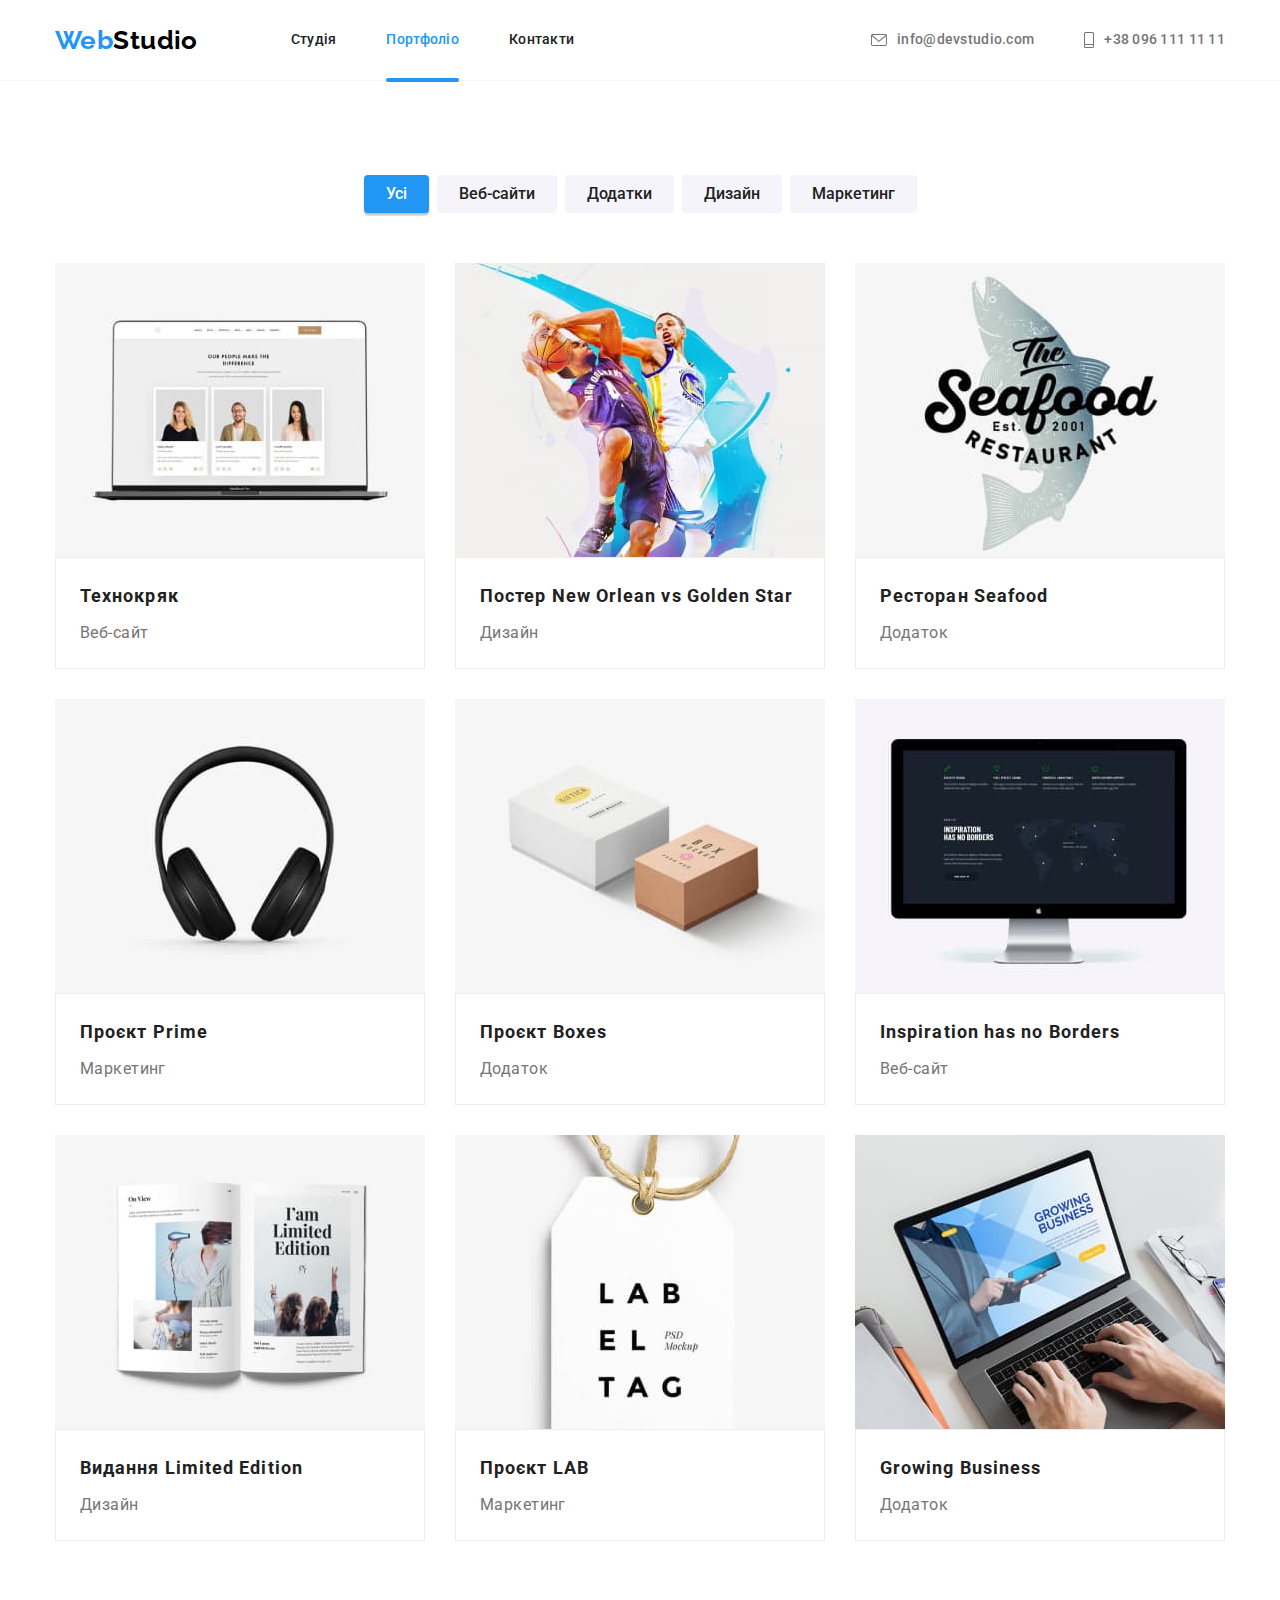
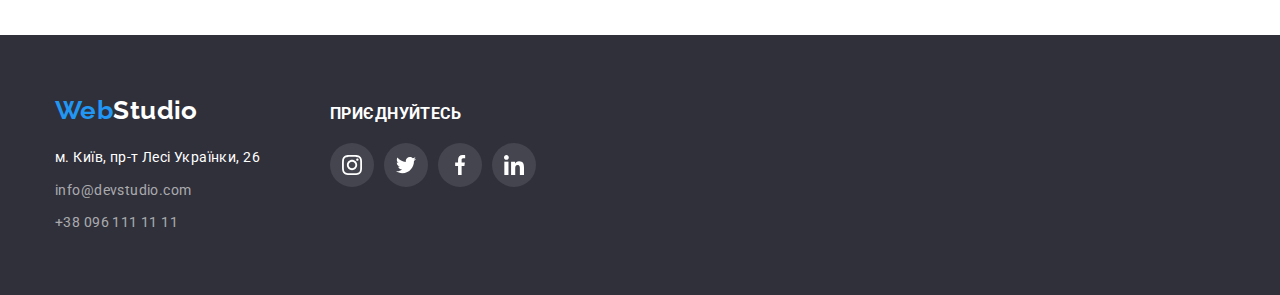
<file: portfolio.html>
<!DOCTYPE html>
<html lang="uk">
<head>
    <meta charset="UTF-8">
    <meta http-equiv="X-UA-Compatible" content="IE=edge">
    <meta name="viewport" content="width=device-width, initial-scale=1.0">  
    <title>Портфоліо</title>
    <link rel="preconnect" href="https://fonts.googleapis.com">
    <link rel="preconnect" href="https://fonts.gstatic.com" crossorigin>
    <link href="https://fonts.googleapis.com/css2?family=Raleway:wght@700&family=Roboto:wght@400;500;700&display=swap" rel="stylesheet">
    <link rel="stylesheet" href="https://cdnjs.cloudflare.com/ajax/libs/modern-normalize/1.0.0/modern-normalize.min.css">
    <link rel="stylesheet" href="./css/styles.css">
</head>
<body>
    <header class="header">
        <div class="container main-nav">
        <a 
            href="./index.html" 
            lang="en" 
            class="logo link">
        <span class="logo-color">Web</span>Studio
        </a>
        <nav class="site-navigation">
            <ul class="site-nav list">
                <li class="item">
                    <a  
                        class="link"
                        href="./index.html">
                        Студія
                    </a>
                </li>
                <li class="item">
                    <a 
                        class="link current"
                        href="">
                        Портфоліо
                    </a>
                </li>
                <li class="item">
                    <a 
                        class="link "
                        href="">
                        Контакти
                    </a>
                </li>
            </ul>
        </nav>
        <ul class="contacts-hdr list">
            <li class="item">
                <a 
                    class="link"
                    href="mailto:info@devstudio.com" 
                    target="_blank">
                    <svg class="icon-mail-svg">
                        <use href="./images/symbol-defs.svg#icon-mail-svg"></use>
                    </svg>
                    info@devstudio.com
                </a>
            </li>
            <li class="item">
                <a  
                    class="link "
                    href="tel:+380961111111">
                    <svg class="icon-tel-svg">
                        <use href="./images/symbol-defs.svg#icon-tel-svg"></use>
                    </svg>
                    +38 096 111 11 11
                </a>
            </li>
        </ul>
        </div>
    </header>
    <main>
        <section class="section">
            <div class="container">
            <h1 class="portfolio-title-none">Проєкти</h1>
            <ul class="portfolio-list list">
                <li class="btn-list"><button class="btn-p current-btn" type="button">Усі</button></li>
                <li class="btn-list"><button class="btn-p" type="button">Веб-сайти</button></li>
                <li class="btn-list"><button class="btn-p" type="button">Додатки</button></li>
                <li class="btn-list"><button class="btn-p" type="button">Дизайн</button></li>
                <li class="btn-list"><button class="btn-p" type="button">Маркетинг</button></li>
            </ul>
            <ul class="portfolio-projects list">
                <li class="projects">
                    <a class="project-link link" href="">
                        <img width="370" 
                            height="294"
                            src="./images/tehnokryak.jpg" 
                            alt="Зображення копьютера"
                            class="project-img">
                        <div class="desc">
                            <h2 class="project-title">Технокряк</h2>
                            <p class="project-text">Веб-сайт</p>
                        </div>
                    </a>
                </li>
                <li class="projects">
                    <a class="project-link link" href="">
                        <img width="370" 
                            height="294"
                            src="./images/poster.jpg" 
                            alt="Постер"
                            class="project-img">
                        <div class="desc">
                        <h2 class="project-title">Постер New Orlean vs Golden Star</h2>
                            <p class="project-text">Дизайн</p>
                        </div>
                    </a>
                </li>
                <li class="projects">
                    <a class="project-link link" href="">
                        <img width="370" 
                            height="294"
                            src="./images/restoran.jpg" 
                            alt="Ресторан"
                            class="project-img">
                        <div class="desc">
                            <h2 class="project-title">Ресторан Seafood</h2>
                            <p class="project-text">Додаток</p>
                        </div>
                    </a>
                </li>
                <li class="projects">
                    <a class="project-link link" href="">
                        <img width="370" 
                            height="294"
                            src="./images/project_prime.jpg" 
                            alt="Проєкт Прайм"
                            class="project-img">
                        <div class="desc">
                            <h2 class="project-title">Проєкт Prime</h2>
                            <p class="project-text">Маркетинг</p>
                        </div>
                    </a>
                </li>
                <li class="projects">
                    <a class="project-link link" href="">
                        <img width="370" 
                            height="294"
                            src="./images/project_boxes.jpg" 
                            alt="Проєкт"
                            class="project-img">
                        <div class="desc">
                            <h2 class="project-title">Проєкт Boxes</h2>
                            <p class="project-text">Додаток</p>
                        </div>
                    </a>
                </li>
                <li class="projects">
                    <a class="project-link link" href="">
                        <img width="370" 
                            height="294"
                            src="./images/inspiration.jpg" 
                            alt="Натхнення немає меж"
                            class="project-img">
                        <div class="desc">
                            <h2 class="project-title" lang="en">Inspiration has no Borders</h2>
                            <p class="project-text">Веб-сайт</p>
                        </div>
                    </a>
                </li>
                <li class="projects">
                    <a class="project-link link" href="">
                        <img width="370" 
                            height="294"
                            src="./images/limited_edition.jpg" 
                            alt="Видання"
                            class="project-img">
                        <div class="desc">
                            <h2 class="project-title">Видання Limited Edition</h2>
                            <p class="project-text">Дизайн</p>
                        </div>
                    </a>
                </li>
                <li class="projects">
                    <a class="project-link link" href="">
                        <img width="370" 
                            height="294"
                            src="./images/project_lab.jpg" 
                            alt="Проєкт"
                            class="project-img">
                        <div class="desc">
                            <h2 class="project-title">Проєкт LAB</h2>
                            <p class="project-text">Маркетинг</p>
                        </div>
                    </a>
                </li>
                <li class="projects">
                    <a class="project-link link" href="">
                        <img width="370" 
                            height="294"
                            src="./images/growing_business.jpg" 
                            alt="Додаток для бізнесу"
                            class="project-img">
                        <div class="desc">
                            <h2 class="project-title" lang="en">Growing Business</h2>
                            <p class="project-text">Додаток</p>
                        </div>
                    </a>
                </li>
            </ul>
            </div>
        </section>
    </main>
    <footer class="footer">
        <div class="container footer-content">
            <div>
        <a  
            href="" 
            lang="en" 
            class="logo-footer link" >
            <span class="logo-color">Web</span>Studio
        </a>
        <address class="footer-adress">
            <ul class="adress list">
                <li class="adress-item">
                    <a  
                        class="footer-map link"
                        href="https://goo.gl/maps/vPV7qGbFiZEeEyPh6"  
                        target="_blank" 
                        rel="noopener noreferrer" >
                        м. Київ, пр-т Лесі Українки, 26
                    </a>
                </li>
                <li class="adress-item">
                    <a 
                        class="footer-contact link "
                        href="mailto:info@devstudio.com" 
                        target="_blank">
                        info@devstudio.com
                    </a>
                </li>
                <li class="adress-item">
                    <a 
                        class="footer-contact link "
                        href="tel:+380961111111">
                        +38 096 111 11 11

                    </a>
                </li>
            </ul>
        </address>
            </div>
        <div class="footer-social">
                <h3 class="foot-soc-title">приєднуйтесь</h3>
                <ul class="networks-list list">
                    <li>
                        <a class="content-a link" href="https://www.instagram.com">
                            <svg class="content-b" width="20" height="20">
                                <use href="./images/symbol-defs.svg#icon-instagram-2"></use>
                            </svg>
                        </a>
                    </li>
                    <li>
                        <a class="content-a link" href="https://twitter.com">
                            <svg class="content-b" width="20" height="20">
                                <use href="./images/symbol-defs.svg#icon-twitter-1"></use>
                            </svg> 
                        </a>
                    </li>
                    <li>
                        <a class="content-a link" href="https://www.facebook.com/">
                            <svg class="content-b" width="20" height="20">
                                <use href="./images/symbol-defs.svg#icon-facebook-1"></use>
                            </svg>
                        </a>
                    </li>
                    <li>
                        <a class="content-a link" href="https://www.linkedin.com">
                            <svg class="content-b" width="20" height="20">
                                <use href="./images/symbol-defs.svg#icon-linkedin-1"></use>
                            </svg>
                        </a>
                    </li>
                </ul>
            </div>
        </div>
    </footer>
</body>
</html>
</file>
<file: css/styles.css>
/*
Заметки                     Студия      Портфолио
Цвет вторичного текста      #212121     #212121
Цвет основного текста       #757575     #757575
Цвет акцента                #2196F3     #2196F3
Основной цвет фона в портф  #F5F5F5     #F5F5F5
Цвет герой-подвал           #2F303A     #2F303A
Преимущество белый          #FFFFFF     #FFFFFF
Наша команда                #F5F4FA     
Цвет ОБЩЕГО фона  #F5F5F5 
Цвет текста в кнопке   #FFFFFF
Цвет мыла и номер в футере rgba(255, 255, 255, 0.6)
Цвета лого в хедере #000000 черный #2196F3 синий.
*/

:root {
    --primary-text-color: #757575;
    --title-text-color: #212121;
    --accent-color: #2196F3;
    --primary-white-color: #FFFFFF;
    --hero-footer-color: #2F303A;
    --footer-contact-color : rgba(255, 255, 255, 0.6);
    --gray-color : #F5F4FA;
    --logo-header : #000000;
    --portfolio-bgc :#F5F5F5;
}


h1,h2,h3,h4,h5,p,ul {
    margin: 0px;
}


body {
    font-family: 'Roboto', sans-serif;
    background-color:var(--primary-white-color);
    color:var(--primary-text-color) ;
    font-size: 14px;
    letter-spacing: 0.03em;
}


.section {
    padding-top: 94px;
    padding-bottom: 94px;
    margin-left: auto;
    margin-right: auto;
    background-color: var(--primary-white-color);
}


.section:nth-child(4) {
    background-color: var(--gray-color);
}


.container {
    margin-left: auto;
    margin-right: auto;
    width: 1200px;
    padding-left: 15px;
    padding-right: 15px;
    /* outline: solid 2px tomato; */
}


.list {
    margin: 0px;
    padding: 0px;
    list-style: none;
}


.link {
    text-decoration: none;
}


/*header*/


.header {
    margin-left: auto;
    margin-right: auto;
    border-bottom: 1px solid var(--gray-color);
    background-color: var(--primary-white-color);
}


.main-nav {
    align-items: center;
    display: flex;
}


/* Logo */
.logo {
    font-family: Raleway,sans-serif;
    font-weight: 700;
    font-size: 26px;
    line-height: 1.19;
    color: var(--logo-header);
}


.logo-color {
    color:var(--accent-color);
}


.logo:hover,
.logo:focus {
    color:var(--accent-color)
}


/* Site navigation */

.site-navigation {
   margin-left: 93px; 
}

.site-nav {
    display: flex;  
}


.site-nav .item:not(:last-child) {
    margin-right: 50px;
}


.site-nav .link {
    display: block;
    font-weight: 500;
    line-height: 1.14;
    letter-spacing: 0.02em;
    padding-top: 32px;
    padding-bottom: 32px;
    color:var(--title-text-color);
    /* outline: solid 1px tomato; */
}


.site-nav .link:hover,
.site-nav .link:focus {
    color:var(--accent-color)
}


.site-nav .link.current {
    position: relative;
    color:var(--accent-color)
}



.current::after {
    position: absolute;
    bottom: -2px;
    right: 0px;
    content: "";
    width: 100%;
    height: 4px;
    background-color: var(--accent-color);
    border-radius: 2px;
}


/* Header contacts */

.contacts-hdr {
    display: flex;
    margin-bottom: 0px; 
    margin-top: 0px;
    margin-left: auto;
    padding-left: 0px;
}


.contacts-hdr .item + .item {
    margin-left: 50px;
}


.contacts-hdr .link {
    display: flex;
    align-items: center;
    font-weight: 500;
    line-height: 1.14;
    letter-spacing: 0.02em;
    padding-top: 32px;
    padding-bottom: 32px;
    color:var(--primary-text-color);
    /* outline: solid 1px teal; */   
}


.contacts-hdr .link:hover,
.contacts-hdr .link:focus {
    color:var(--accent-color)
}


.icon-mail-svg {
    width: 16px;
    height: 12px;
    margin-right: 10px;
    fill: currentColor;
}


.icon-tel-svg {
    width: 10px;
    height: 16px;
    margin-right: 10px;
    fill: currentColor;
}


/*body*/


/* Hero */


.hero {
    max-width: 1600px;
    height: 600px;
    padding-top: 200px;
    padding-bottom: 200px;
    margin-left: auto;
    margin-right: auto;
    background-image: linear-gradient(to right,rgba(47, 48, 58, 0.4),rgba(47, 48, 58, 0.4)),
    url(../images/hero-img.jpg);
    background-color: var(--hero-footer-color);
    background-repeat: no-repeat;
    /* background-position: top; */
    /* background-size: contain; */
}


.hero-title {
    font-weight: 900;
    font-size: 44px;
    line-height: 1.36;
    text-align: center;
    letter-spacing: 0.06em;
    text-transform: uppercase;
    margin-bottom: 30px;
    color: var(--primary-white-color); 
}


.btn {
    font-family: inherit;
    font-weight: 700;
    font-size: 16px;
    line-height: 1.87;  
    display: flex;
    margin-left: auto;
    margin-right: auto;
    min-width: 216px;
    height: 50px;
    padding: 10px 32px;
    align-items: center;
    text-align: center;
    letter-spacing: 0.06em;
    border-radius: 4px;
    border: none;
    box-shadow: 0px 4px 4px rgba(0, 0, 0, 0.15);
    background-color:var(--accent-color) ;
    color: var(--primary-white-color);
}


.btn:hover,
.btn:focus {
    background-color:var(--accent-color);
    color: var(--primary-white-color);
}


.btn:active {
    color: #188CE8;
}


/* Sections */


.section-title {
    font-weight: 700;
    font-size: 36px;
    line-height: 1.16;
    letter-spacing: 0.03em;
    text-align: center;
    margin-bottom: 50px;
    color:var(--title-text-color)
}


/* .section-title-none {
    display: none;
} */


.is-hidden {
    width: 0;
    height: 0;
    visibility: hidden;
    pointer-events: none;
  }


/* Features */


.features {
    display: flex;
}


.features-item {
    width: 270px;
}


.features-item:not(:last-child) {
    margin-right: 30px;
}


.features-item::before {
    content: "";
    display: inline-block;
    width: 270px;
    height: 120px;
    margin-bottom: 30px;
    border-radius: 4px;
    background-repeat: no-repeat;
    background-position: center;
    background-color: rgba(245, 244, 250, 1);
} 


.features-item.icon-antenna::before {
    background-image: url(../images/antenna\ 1\ \(1\).png);
}

.features-item.icon-clock::before {
    background-image: url(../images/clock\ 1.png);
}

.features-item.icon-diagram::before {
    background-image: url(../images/diagram\ 1.png);
}

.features-item.icon-astronaut::before {
    background-image: url(../images/astronaut\ 1.png);
}


.features .title {
    display: inline-block;
    margin-bottom: 10px;
    font-weight: 700;
    font-size: 14px;
    line-height: 1.14;
    letter-spacing: 0.03em;
    text-transform: uppercase;
    color:var(--title-text-color)
}


.features .text {
    display: inline-block;
    line-height: 24px;
}


/* pictures what-do */


.section-what-do {
     padding-top: 0px;
     padding-bottom: 94px;
     margin-left: auto;
     margin-right: auto;
     background-color: var(--primary-white-color);
}


.pictures-what-do.list {
    display: flex;
    justify-content: center;
}


.pictures-what-do li:not(:last-child) {
    margin-right: 30px;
}


.what-do-thumb {
    position: relative;
}


.what-do-content {
    position: absolute;
    bottom: 0px;
    width: 370px;
    height: 70px;
    padding: 27px;
    font-style: normal;
    font-weight: 700;
    text-align: center;
    text-transform: uppercase;
    background: rgba(47, 48, 58, 0.8);
    color: #FFFFFF;
}


.what-do-img {
    display: block;
    margin-right: 0px;
}


.what-do-img img {
    display: block;
    max-width: 100%;
    height: auto;
}



/* team */


.team {
    margin-right: 0px;
    text-align: center;
    border-radius: 0px 0px 4px 4px;
    box-shadow: 0px 1px 3px rgba(0, 0, 0, 0.12), 0px 1px 1px 
    rgba(0, 0, 0, 0.14), 0px 2px 1px
    rgba(0, 0, 0, 0.2);
    background-color: var(--primary-white-color);
}


.team-list {
    display: flex;
}


.team-list .team:not(:last-child) {
    margin-right: 30px;
}


.team-img {
    display: block;
}


.team-text-content {
    padding: 30px 10px;
}


.team-title {
    font-weight: 500;
    font-size: 16px;
    line-height: 1.18;
    letter-spacing: 0.03em;
    margin-bottom: 10px;
    color: var(--title-text-color);
}


.team-text {
    font-size: 16px;
    line-height: 1.18;
}


.social-networks {
    margin-top: 16px;
    display: flex;
    justify-content: center;
}


.social-item:not(:last-child) {
    margin-right: 10px;
}


.social-logo-link {
    display: flex;
    align-items: center;
    justify-content: center;
    width: 44px;
    height: 44px;
    border-radius: 50%;
    color: #AFB1B8;
}


.social-logo-link:hover,
.social-logo-link:focus {
    background-color: var(--accent-color);
    color: var(--primary-white-color);
}


.social-logo {
    fill: currentColor;
}


/* regular customers */


.regular-customers {    
    text-align: center;
}


.customers-title {
    display: inline-block;
    font-weight: 700;
    font-size: 36px;
    line-height: 1.16;
    letter-spacing: 0.03em;
    margin-bottom: 50px;
    color:var(--title-text-color) 
}


.customers {
    display: flex;
    justify-content: center;
}


.customers-item:not(:last-child) {
    margin-right: 30px;
}


.company-link {
    display: flex;
    align-items: center;
    justify-content: center;
    width: 170px;
    height: 92px;
    color: #AFB1B8;
    border: 1px solid #AFB1B8;
    border-radius: 4px;
}


.company-link:hover,
.company-link:focus {
    color: var(--accent-color);
    border-color: var(--accent-color);
}


.company-icons {
    fill: currentColor;
}


/*footer*/


.footer {
    padding: 60px 0;
    margin-left: auto;
    margin-right: auto;
    background-color: var(--hero-footer-color) ;
}


.footer-content {
    display: flex;
    align-items: baseline;
}


/* logo footer */


.logo-footer {
    display: inline-block;
    font-family: Raleway,sans-serif;
    font-weight: 700;
    font-size: 26px;
    line-height: 1.19;
    margin-bottom: 20px;
    color: var(--primary-white-color);
}


.logo-footer:hover,
.logo-footer:focus {
    color: var(--accent-color);
}


/* footer adress */


.adress .adress-item:not(:last-child) {
    margin-bottom: 9px;
}


.footer-adress {
    font-style: normal;
}


.footer-map {
    display: inline-block;
    font-style: normal;
    line-height: 1.71;
    color: var(--primary-white-color);
}


.footer-map:hover,
.footer-map:focus {
    color: var(--accent-color);
}


.footer-contact {
    display: inline-block;
    font-style: normal;
    line-height: 1.71;
    color: var(--footer-contact-color);
}


.footer-contact:hover,
.footer-contact:focus {
    color: var(--accent-color);
}


.footer div:not(:last-child) {
    margin-right: 70px;
}


.foot-soc-title {
    font-weight: 700;
    line-height: 1.14;
    text-transform: uppercase;
    margin-bottom: 20px;
    color: var(--primary-white-color);
}


.networks-list {
    display: flex;
}


.networks-list li:not(:last-child) {
    margin-right: 10px;
}


.content-a {
    display: flex;
    align-items: center;
    justify-content: center;
    width: 44px;
    height: 44px;
    border-radius: 50%;
    color: #FFFFFF;
    background-color: rgba(255, 255, 255, 0.1);
}


.content-a:hover,
.content-a:focus {
    color: var(--primary-white-color);
    background-color: var(--accent-color);
}


.content-b {
    fill: currentColor;
}


/* portfollio */


/* header copy from studio */


/* main portfolio */


.portfolio-title-none {
    display: none;
}


/* buttons */


.portfolio-list {
    display: flex;
    justify-content: center;
    padding: 0px;
    margin-bottom: 50px;
}


.btn-p {
    padding: 6px 22px;
    font-family: 'Roboto';
    font-weight: 500;
    font-size: 16px;
    line-height: 1.62;  
    text-align: center;
    border-radius: 4px;
    border: none;
    background-color: var(--gray-color);
    color:var(--title-text-color);
}


.portfolio-list .btn-list + .btn-list {
    margin-left: 8px;
}


.btn-p:hover,
.btn-p:focus {
    background-color: var(--accent-color);
    color: var(--primary-white-color);
    box-shadow: 0px 3px 1px rgba(0, 0, 0, 0.1), 0px 1px 2px rgba(0, 0, 0, 0.08), 0px 2px 2px rgba(0, 0, 0, 0.12);
}


.btn-p.current-btn {
    box-shadow: 0px 3px 1px rgba(0, 0, 0, 0.1),
                0px 1px 2px rgba(0, 0, 0, 0.08),
                0px 2px 2px rgba(0, 0, 0, 0.12);
    border-radius: 4px;
    background: var(--accent-color);
    color: var(--primary-white-color) ;
}


/* portfolio projects */


.portfolio-projects {
    display: flex;
    flex-wrap: wrap;
}


.projects {
    width: 370px;
    margin-right: 30px;
    margin-bottom: 30px;
    background-color:var(--primary-white-color) ;
}


.project-link {
    display: inline-block; 
}


.project-link:hover,
.project-link:focus {
    box-shadow: 0px 1px 1px rgba(0, 0, 0, 0.12), 0px 4px 4px rgba(0, 0, 0, 0.06), 1px 4px 6px rgba(0, 0, 0, 0.16);
} 


.projects:nth-child(3n) {
    margin-right: 0px;
}


.projects:nth-last-child(-n+3) {
    margin-bottom: 0px;
}


.project-img {
    display: block;
    max-width: 100%;
    height: auto;
}


.desc {
    padding: 20px 24px;
    border: 1px solid #EEEEEE;
}


.project-title {
    font-weight: 700;
    font-size: 18px;
    line-height: 2;
    letter-spacing: 0.06em;
    margin-bottom: 4px;
    color: var(--title-text-color);
}


.project-text {
    font-size: 16px;
    line-height: 1.87;
    color: var(--primary-text-color);
}
</file>
